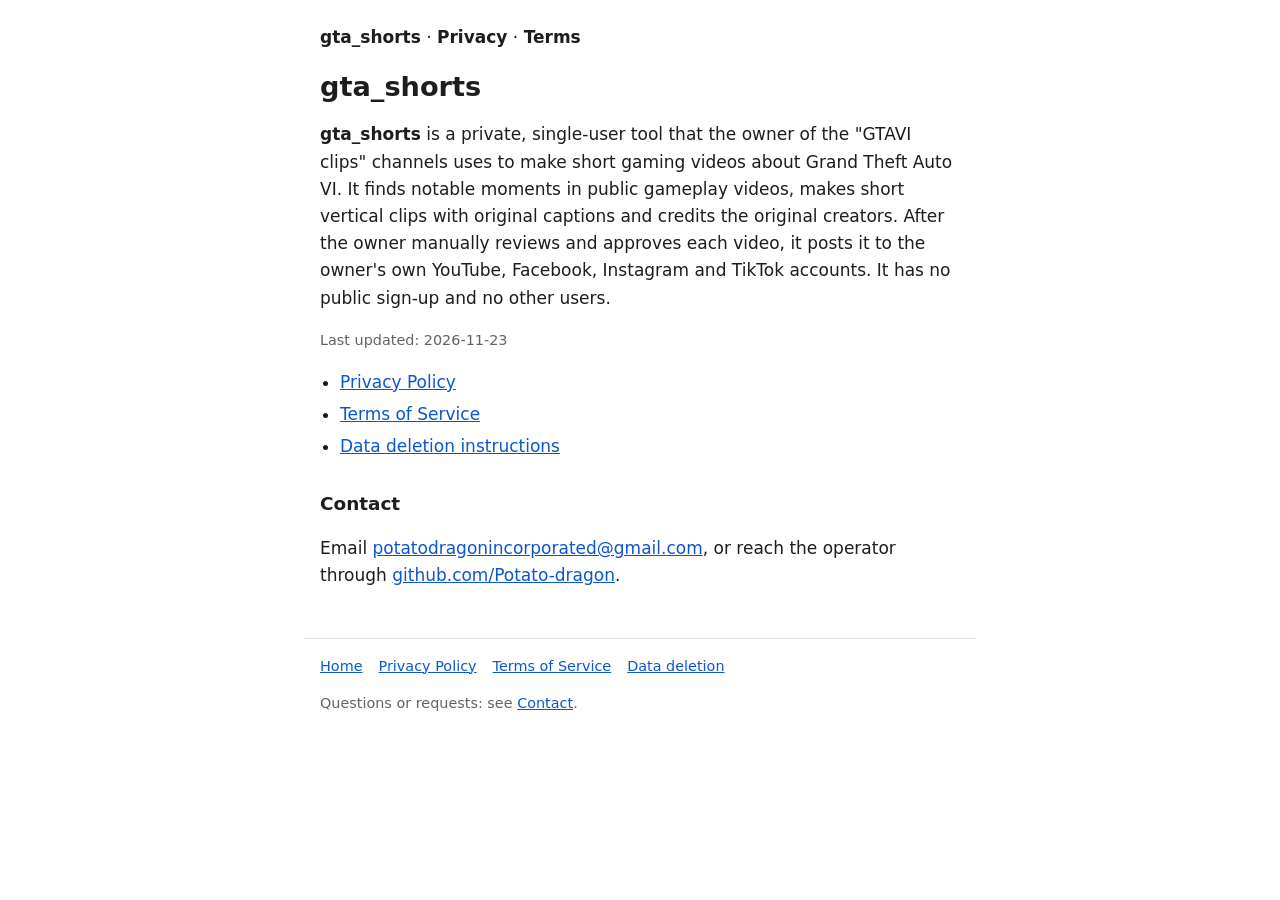
<file: index.html>
<!doctype html>
<html lang="en">
<head>
<meta charset="utf-8">
<meta name="viewport" content="width=device-width, initial-scale=1">
<title>gta_shorts</title>
<meta name="description" content="A personal tool that makes short Top 5 gaming highlight videos.">
<!-- Google Search Console: paste <meta name="google-site-verification" content="..."> on the next line when you have it. -->
<link rel="stylesheet" href="/style.css">
</head>
<body>
<header><a href="/">gta_shorts</a> · <a href="/privacy.html">Privacy</a> · <a href="/terms.html">Terms</a></header>
<main>
<h1>gta_shorts</h1>
<p><strong>gta_shorts</strong> is a private, single-user tool that the owner of the "GTAVI clips" channels uses to make short gaming videos about Grand Theft Auto VI. It finds notable moments in public gameplay videos, makes short vertical clips with original captions and credits the original creators. After the owner manually reviews and approves each video, it posts it to the owner's own YouTube, Facebook, Instagram and TikTok accounts. It has no public sign-up and no other users.</p>
<p class="updated">Last updated: 2026-11-23</p>
<ul>
<li><a href="/privacy.html">Privacy Policy</a></li>
<li><a href="/terms.html">Terms of Service</a></li>
<li><a href="/data-deletion/">Data deletion instructions</a></li>
</ul>
<h2 id="contact">Contact</h2>
<!-- CONTACT: replace potatodragonincorporated@gmail.com below (both the link and the text). Every other page links here. -->
<p>Email <a href="mailto:potatodragonincorporated@gmail.com">potatodragonincorporated@gmail.com</a>, or reach the operator through <a href="https://github.com/Potato-dragon">github.com/Potato-dragon</a>.</p>
</main>
<footer>
<nav><a href="/">Home</a><a href="/privacy.html">Privacy Policy</a><a href="/terms.html">Terms of Service</a><a href="/data-deletion/">Data deletion</a></nav>
<p>Questions or requests: see <a href="/#contact">Contact</a>.</p>
</footer>
</body>
</html>
</file>
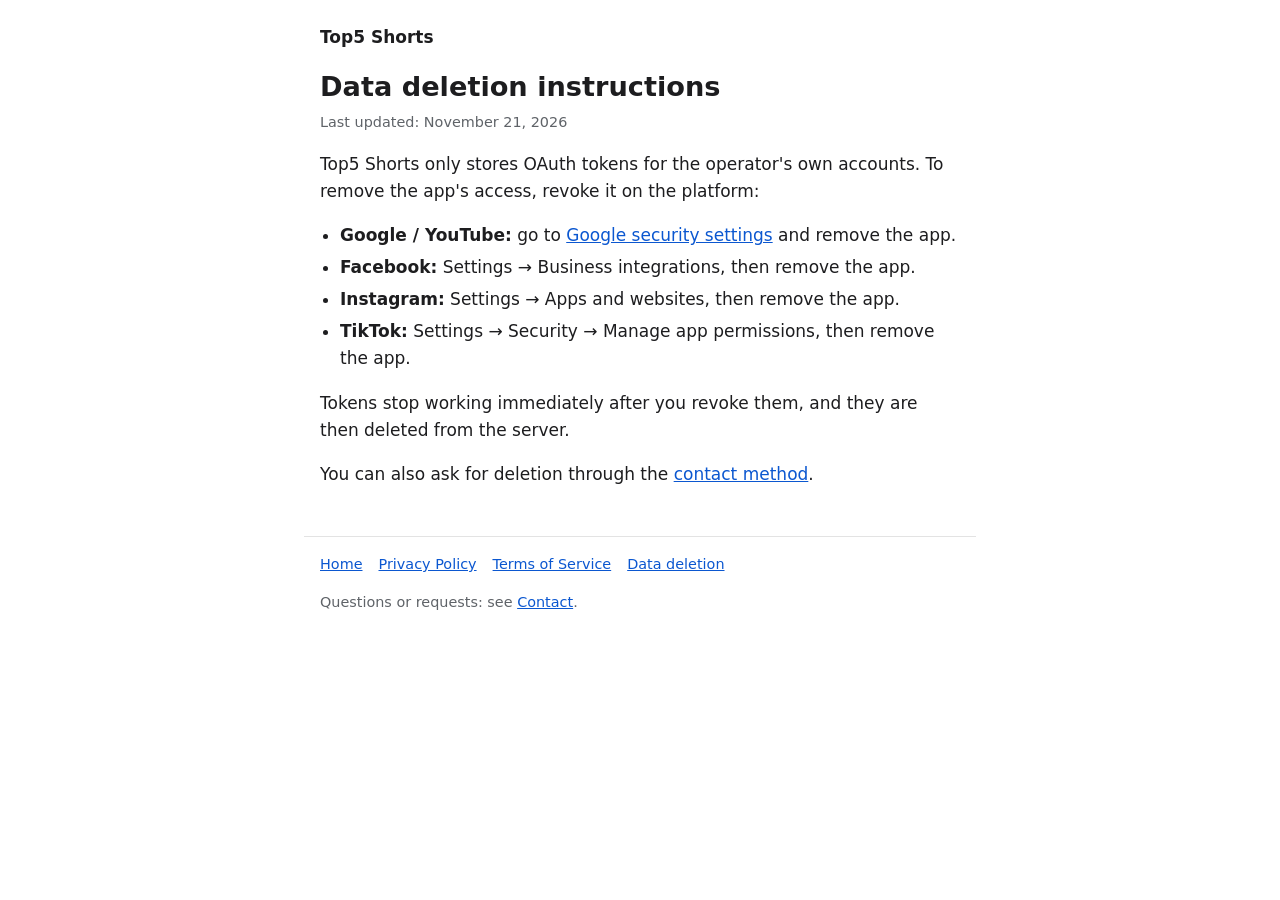
<file: data-deletion/index.html>
<!doctype html>
<html lang="en">
<head>
<meta charset="utf-8">
<meta name="viewport" content="width=device-width, initial-scale=1">
<title>Data deletion · Top5 Shorts</title>
<meta name="description" content="How to remove Top5 Shorts' access and delete its data.">
<link rel="stylesheet" href="/style.css">
</head>
<body>
<header><a href="/">Top5 Shorts</a></header>
<main>
<h1>Data deletion instructions</h1>
<p class="updated">Last updated: November 21, 2026</p>
<p>Top5 Shorts only stores OAuth tokens for the operator's own accounts. To remove the app's access, revoke it on the platform:</p>
<ul>
<li><strong>Google / YouTube:</strong> go to <a href="https://security.google.com/settings/security/permissions">Google security settings</a> and remove the app.</li>
<li><strong>Facebook:</strong> Settings → Business integrations, then remove the app.</li>
<li><strong>Instagram:</strong> Settings → Apps and websites, then remove the app.</li>
<li><strong>TikTok:</strong> Settings → Security → Manage app permissions, then remove the app.</li>
</ul>
<p>Tokens stop working immediately after you revoke them, and they are then deleted from the server.</p>
<p>You can also ask for deletion through the <a href="/#contact">contact method</a>.</p>
</main>
<footer>
<nav><a href="/">Home</a><a href="/privacy/">Privacy Policy</a><a href="/terms/">Terms of Service</a><a href="/data-deletion/">Data deletion</a></nav>
<p>Questions or requests: see <a href="/#contact">Contact</a>.</p>
</footer>
</body>
</html>
</file>
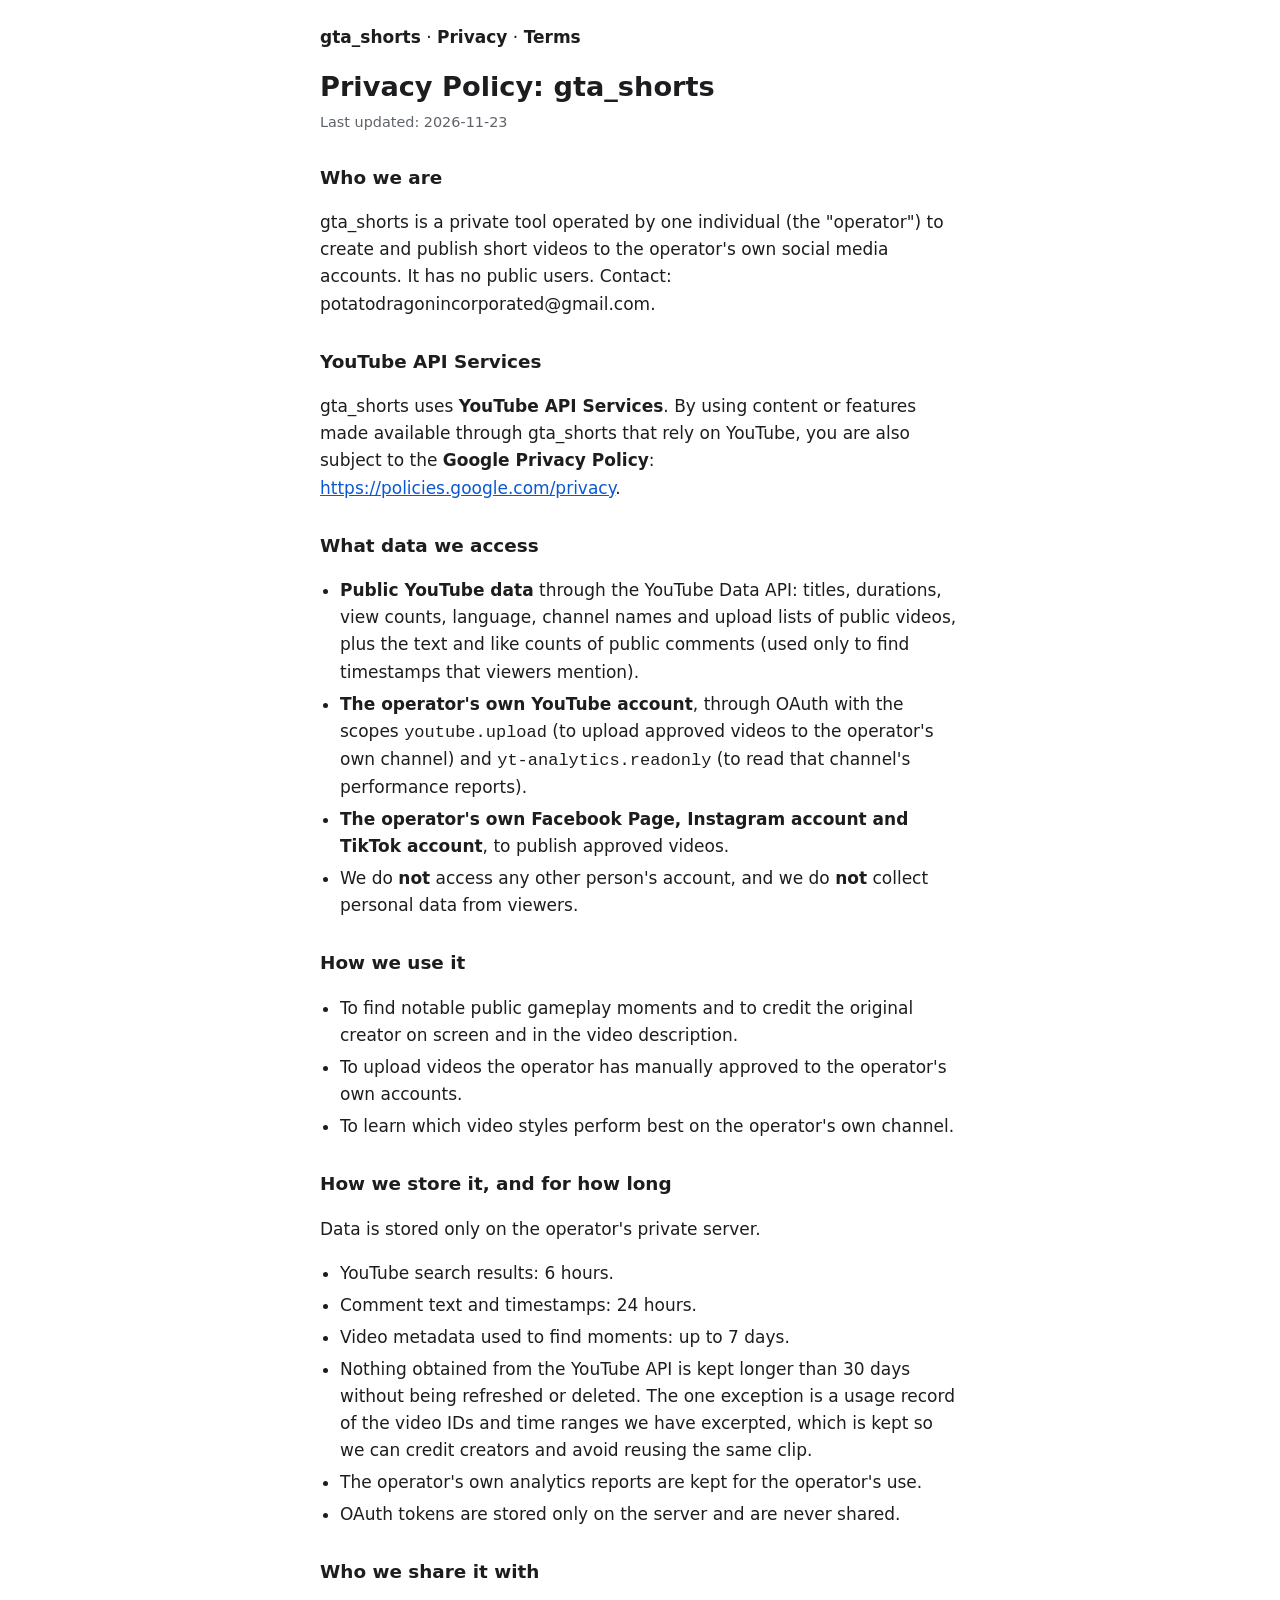
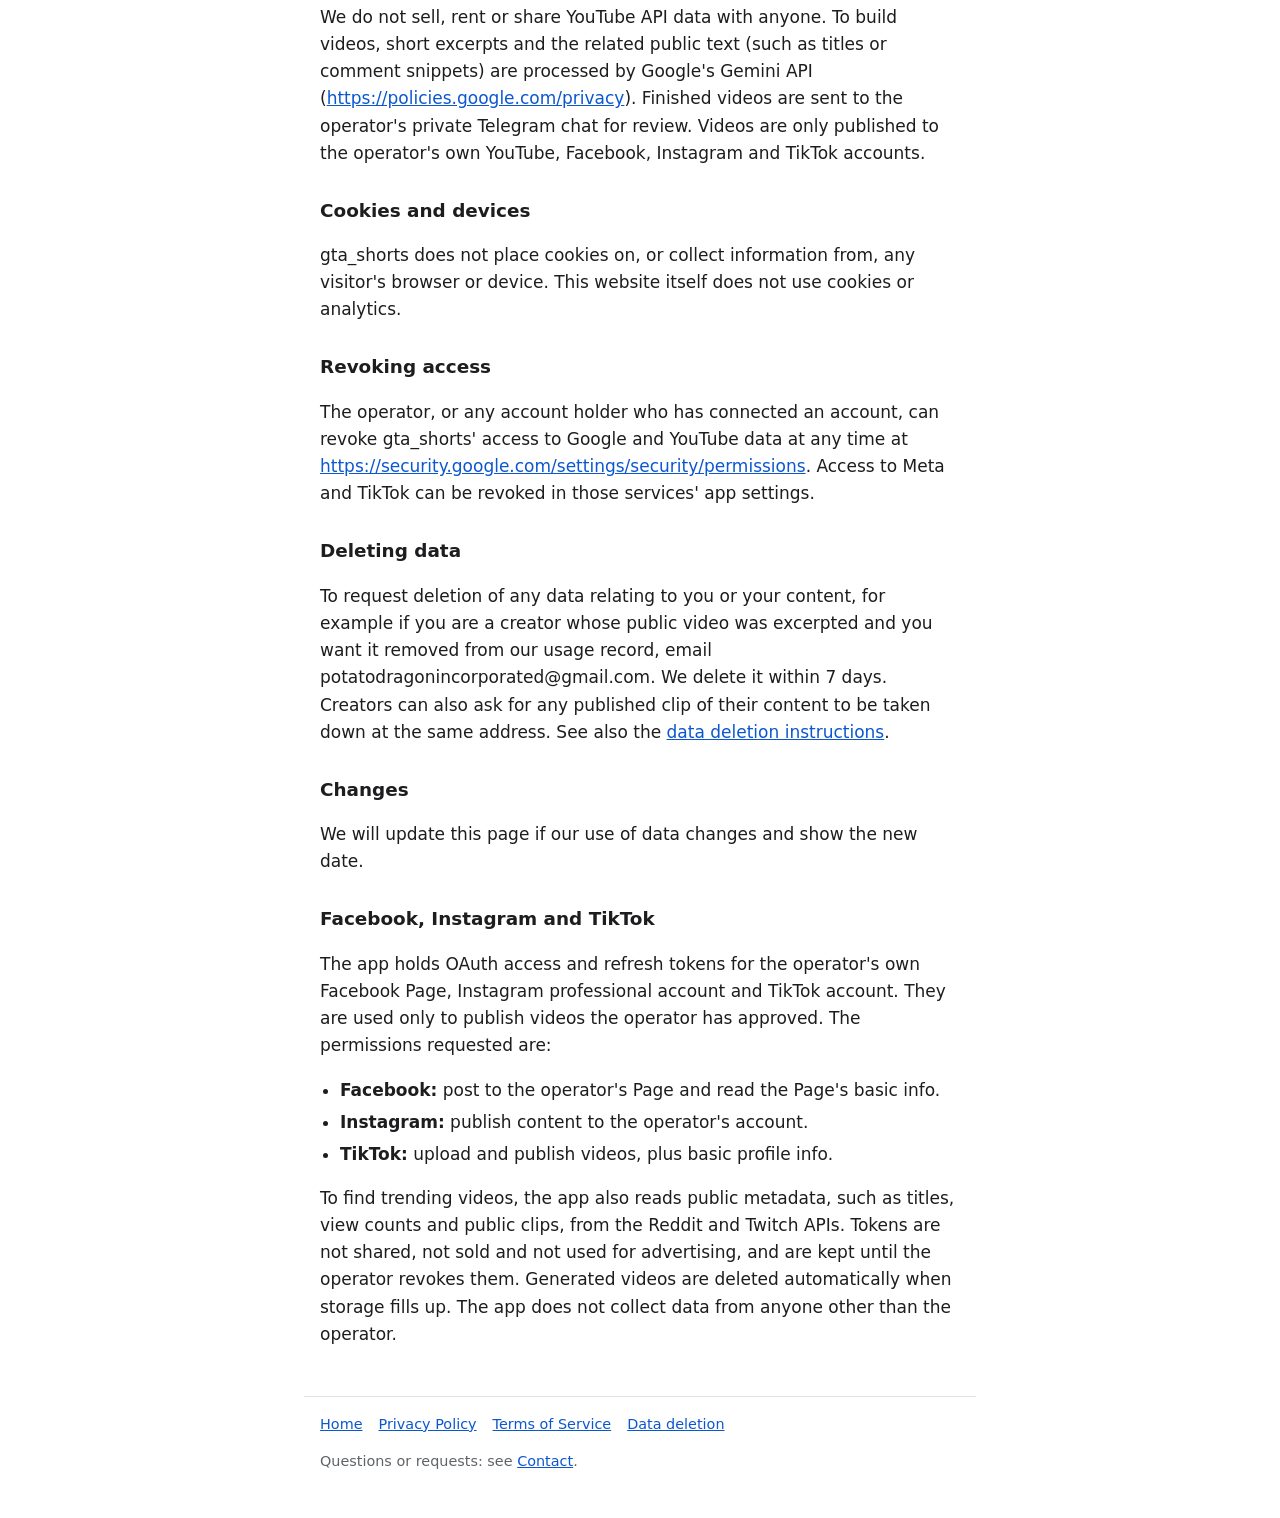
<file: privacy/index.html>
<!doctype html>
<html lang="en">
<head>
<meta charset="utf-8">
<meta name="viewport" content="width=device-width, initial-scale=1">
<title>Privacy Policy · gta_shorts</title>
<meta name="description" content="Privacy Policy for gta_shorts.">
<link rel="canonical" href="https://potato-dragon.github.io/privacy.html">
<link rel="stylesheet" href="/style.css">
</head>
<body>
<header><a href="/">gta_shorts</a> · <a href="/privacy.html">Privacy</a> · <a href="/terms.html">Terms</a></header>
<main>
<h1>Privacy Policy: gta_shorts</h1>
<p class="updated">Last updated: 2026-11-23</p>

<h2>Who we are</h2>
<p>gta_shorts is a private tool operated by one individual (the "operator") to create and publish short videos to the operator's own social media accounts. It has no public users. Contact: potatodragonincorporated@gmail.com.</p>

<h2>YouTube API Services</h2>
<p>gta_shorts uses <strong>YouTube API Services</strong>. By using content or features made available through gta_shorts that rely on YouTube, you are also subject to the <strong>Google Privacy Policy</strong>: <a href="https://policies.google.com/privacy">https://policies.google.com/privacy</a>.</p>

<h2>What data we access</h2>
<ul>
<li><strong>Public YouTube data</strong> through the YouTube Data API: titles, durations, view counts, language, channel names and upload lists of public videos, plus the text and like counts of public comments (used only to find timestamps that viewers mention).</li>
<li><strong>The operator's own YouTube account</strong>, through OAuth with the scopes <code>youtube.upload</code> (to upload approved videos to the operator's own channel) and <code>yt-analytics.readonly</code> (to read that channel's performance reports).</li>
<li><strong>The operator's own Facebook Page, Instagram account and TikTok account</strong>, to publish approved videos.</li>
<li>We do <strong>not</strong> access any other person's account, and we do <strong>not</strong> collect personal data from viewers.</li>
</ul>

<h2>How we use it</h2>
<ul>
<li>To find notable public gameplay moments and to credit the original creator on screen and in the video description.</li>
<li>To upload videos the operator has manually approved to the operator's own accounts.</li>
<li>To learn which video styles perform best on the operator's own channel.</li>
</ul>

<h2>How we store it, and for how long</h2>
<p>Data is stored only on the operator's private server.</p>
<ul>
<li>YouTube search results: 6 hours.</li>
<li>Comment text and timestamps: 24 hours.</li>
<li>Video metadata used to find moments: up to 7 days.</li>
<li>Nothing obtained from the YouTube API is kept longer than 30 days without being refreshed or deleted. The one exception is a usage record of the video IDs and time ranges we have excerpted, which is kept so we can credit creators and avoid reusing the same clip.</li>
<li>The operator's own analytics reports are kept for the operator's use.</li>
<li>OAuth tokens are stored only on the server and are never shared.</li>
</ul>

<h2>Who we share it with</h2>
<p>We do not sell, rent or share YouTube API data with anyone. To build videos, short excerpts and the related public text (such as titles or comment snippets) are processed by Google's Gemini API (<a href="https://policies.google.com/privacy">https://policies.google.com/privacy</a>). Finished videos are sent to the operator's private Telegram chat for review. Videos are only published to the operator's own YouTube, Facebook, Instagram and TikTok accounts.</p>

<h2>Cookies and devices</h2>
<p>gta_shorts does not place cookies on, or collect information from, any visitor's browser or device. This website itself does not use cookies or analytics.</p>

<h2>Revoking access</h2>
<p>The operator, or any account holder who has connected an account, can revoke gta_shorts' access to Google and YouTube data at any time at <a href="https://security.google.com/settings/security/permissions">https://security.google.com/settings/security/permissions</a>. Access to Meta and TikTok can be revoked in those services' app settings.</p>

<h2>Deleting data</h2>
<p>To request deletion of any data relating to you or your content, for example if you are a creator whose public video was excerpted and you want it removed from our usage record, email potatodragonincorporated@gmail.com. We delete it within 7 days. Creators can also ask for any published clip of their content to be taken down at the same address. See also the <a href="/data-deletion/">data deletion instructions</a>.</p>

<h2>Changes</h2>
<p>We will update this page if our use of data changes and show the new date.</p>

<h2>Facebook, Instagram and TikTok</h2>
<p>The app holds OAuth access and refresh tokens for the operator's own Facebook Page, Instagram professional account and TikTok account. They are used only to publish videos the operator has approved. The permissions requested are:</p>
<ul>
<li><strong>Facebook:</strong> post to the operator's Page and read the Page's basic info.</li>
<li><strong>Instagram:</strong> publish content to the operator's account.</li>
<li><strong>TikTok:</strong> upload and publish videos, plus basic profile info.</li>
</ul>
<p>To find trending videos, the app also reads public metadata, such as titles, view counts and public clips, from the Reddit and Twitch APIs. Tokens are not shared, not sold and not used for advertising, and are kept until the operator revokes them. Generated videos are deleted automatically when storage fills up. The app does not collect data from anyone other than the operator.</p>
</main>
<footer>
<nav><a href="/">Home</a><a href="/privacy.html">Privacy Policy</a><a href="/terms.html">Terms of Service</a><a href="/data-deletion/">Data deletion</a></nav>
<p>Questions or requests: see <a href="/#contact">Contact</a>.</p>
</footer>
</body>
</html>
</file>
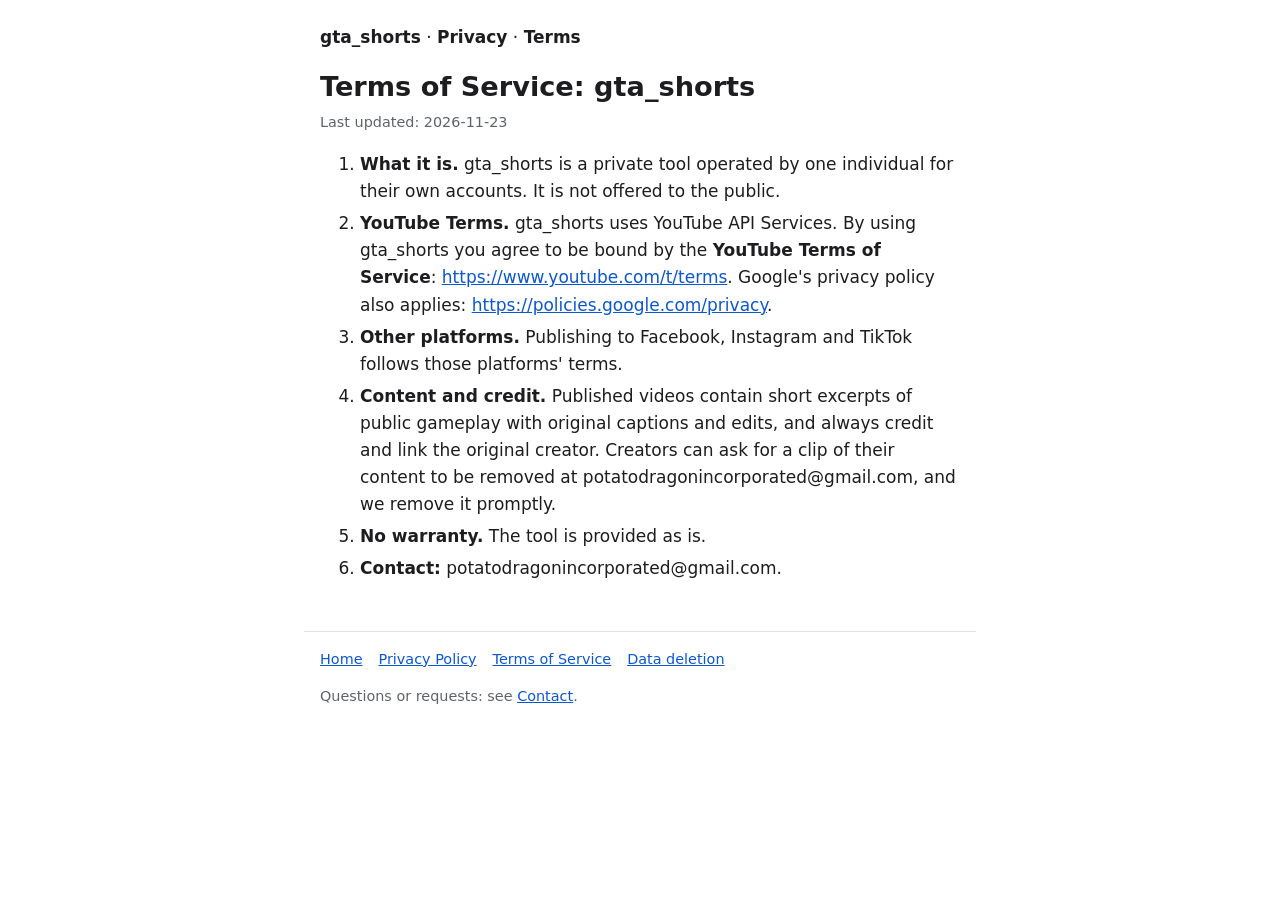
<file: terms/index.html>
<!doctype html>
<html lang="en">
<head>
<meta charset="utf-8">
<meta name="viewport" content="width=device-width, initial-scale=1">
<title>Terms of Service · gta_shorts</title>
<meta name="description" content="Terms of Service for gta_shorts.">
<link rel="canonical" href="https://potato-dragon.github.io/terms.html">
<link rel="stylesheet" href="/style.css">
</head>
<body>
<header><a href="/">gta_shorts</a> · <a href="/privacy.html">Privacy</a> · <a href="/terms.html">Terms</a></header>
<main>
<h1>Terms of Service: gta_shorts</h1>
<p class="updated">Last updated: 2026-11-23</p>
<ol>
<li><strong>What it is.</strong> gta_shorts is a private tool operated by one individual for their own accounts. It is not offered to the public.</li>
<li><strong>YouTube Terms.</strong> gta_shorts uses YouTube API Services. By using gta_shorts you agree to be bound by the <strong>YouTube Terms of Service</strong>: <a href="https://www.youtube.com/t/terms">https://www.youtube.com/t/terms</a>. Google's privacy policy also applies: <a href="https://policies.google.com/privacy">https://policies.google.com/privacy</a>.</li>
<li><strong>Other platforms.</strong> Publishing to Facebook, Instagram and TikTok follows those platforms' terms.</li>
<li><strong>Content and credit.</strong> Published videos contain short excerpts of public gameplay with original captions and edits, and always credit and link the original creator. Creators can ask for a clip of their content to be removed at potatodragonincorporated@gmail.com, and we remove it promptly.</li>
<li><strong>No warranty.</strong> The tool is provided as is.</li>
<li><strong>Contact:</strong> potatodragonincorporated@gmail.com.</li>
</ol>
</main>
<footer>
<nav><a href="/">Home</a><a href="/privacy.html">Privacy Policy</a><a href="/terms.html">Terms of Service</a><a href="/data-deletion/">Data deletion</a></nav>
<p>Questions or requests: see <a href="/#contact">Contact</a>.</p>
</footer>
</body>
</html>
</file>
<file: style.css>
:root{--bg:#fff;--fg:#1d1d1f;--muted:#5f6368;--link:#0b57d0;--line:#e3e3e3}
@media (prefers-color-scheme:dark){:root{--bg:#141414;--fg:#ececec;--muted:#a0a0a0;--link:#8ab4f8;--line:#333}}
*{box-sizing:border-box}
html{-webkit-text-size-adjust:100%}
body{margin:0;background:var(--bg);color:var(--fg);font:17px/1.6 system-ui,-apple-system,"Segoe UI",Roboto,sans-serif}
main,header,footer{max-width:42rem;margin:0 auto;padding:0 16px}
header{padding-top:24px}
header a{color:var(--fg);font-weight:700;text-decoration:none}
h1{font-size:1.7rem;line-height:1.25;margin:1.2rem 0 .4rem}
h2{font-size:1.15rem;margin:1.8rem 0 .4rem}
a{color:var(--link);overflow-wrap:anywhere}
.updated{color:var(--muted);font-size:.9rem;margin-top:0}
ul{padding-left:1.25rem}
li{margin:.3rem 0}
footer{margin-top:3rem;padding-top:16px;padding-bottom:32px;border-top:1px solid var(--line);color:var(--muted);font-size:.9rem}
footer nav a{margin-right:1rem;display:inline-block}
</file>
